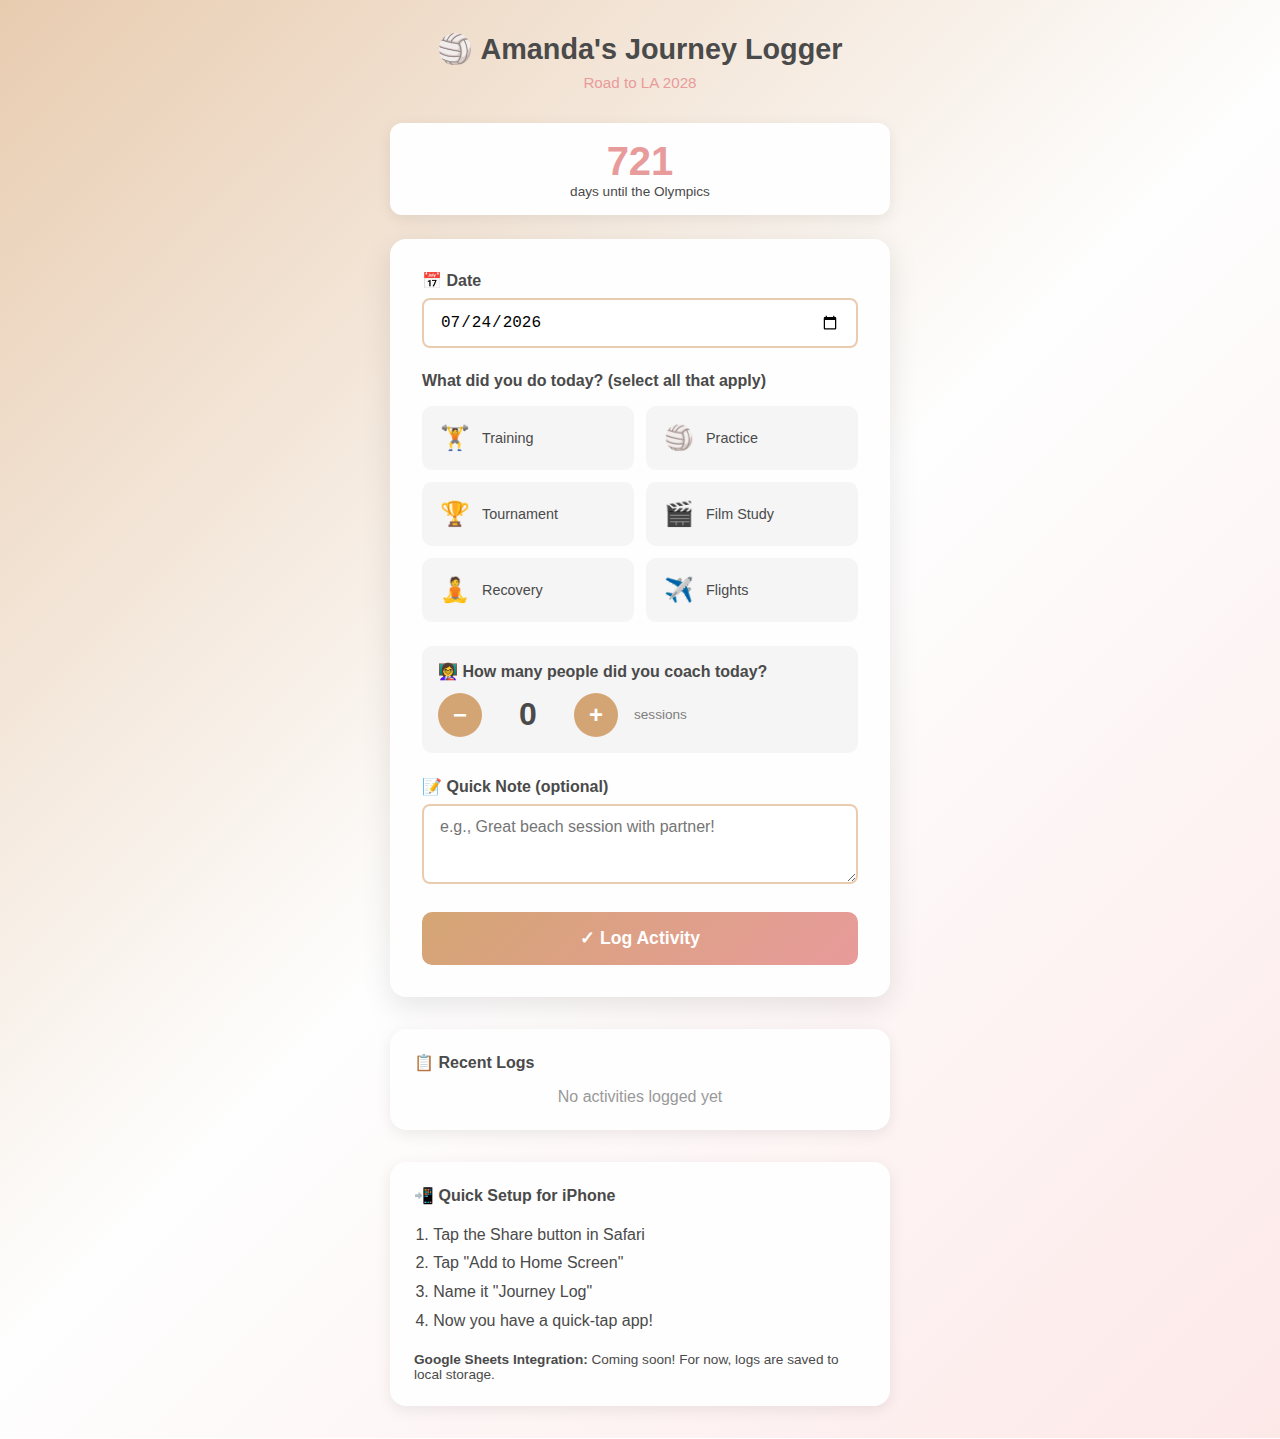
<file: admin.html>
<!DOCTYPE html>
<html lang="en">
<head>
    <meta charset="UTF-8">
    <meta name="viewport" content="width=device-width, initial-scale=1.0">
    <title>Amanda's Journey Logger</title>
    <meta name="robots" content="noindex, nofollow">
    <style>
        :root {
            --sand: #D4A574;
            --sand-light: #E8CCB0;
            --blush: #E89B9B;
            --white: #FEFEFE;
            --gray-dark: #4A4A4A;
            --gray-light: #F5F5F5;
        }
        
        * {
            margin: 0;
            padding: 0;
            box-sizing: border-box;
        }
        
        body {
            font-family: 'Inter', -apple-system, BlinkMacSystemFont, sans-serif;
            background: linear-gradient(135deg, var(--sand-light) 0%, var(--white) 50%, #FDE8E8 100%);
            min-height: 100vh;
            padding: 2rem;
        }
        
        .container {
            max-width: 500px;
            margin: 0 auto;
        }
        
        .header {
            text-align: center;
            margin-bottom: 2rem;
        }
        
        .header h1 {
            font-size: 1.8rem;
            color: var(--gray-dark);
            margin-bottom: 0.5rem;
        }
        
        .header p {
            color: var(--blush);
            font-size: 0.95rem;
        }
        
        .countdown {
            background: var(--white);
            border-radius: 12px;
            padding: 1rem;
            text-align: center;
            margin-bottom: 1.5rem;
            box-shadow: 0 4px 15px rgba(0,0,0,0.08);
        }
        
        .countdown-number {
            font-size: 2.5rem;
            font-weight: 700;
            color: var(--blush);
        }
        
        .countdown-label {
            display: block;
            font-size: 0.85rem;
            color: var(--gray-dark);
        }
        
        .form-card {
            background: var(--white);
            border-radius: 16px;
            padding: 2rem;
            box-shadow: 0 8px 30px rgba(0,0,0,0.1);
        }
        
        .date-picker {
            margin-bottom: 1.5rem;
        }
        
        .date-picker label {
            display: block;
            font-weight: 600;
            color: var(--gray-dark);
            margin-bottom: 0.5rem;
        }
        
        .date-picker input {
            width: 100%;
            padding: 0.8rem 1rem;
            border: 2px solid var(--sand-light);
            border-radius: 8px;
            font-size: 1rem;
            transition: border-color 0.2s;
        }
        
        .date-picker input:focus {
            outline: none;
            border-color: var(--blush);
        }
        
        .activities-section h3 {
            font-size: 1rem;
            color: var(--gray-dark);
            margin-bottom: 1rem;
        }
        
        .activity-grid {
            display: grid;
            grid-template-columns: 1fr 1fr;
            gap: 0.75rem;
        }
        
        .activity-item {
            display: flex;
            align-items: center;
            padding: 1rem;
            background: var(--gray-light);
            border-radius: 10px;
            cursor: pointer;
            transition: all 0.2s;
            border: 2px solid transparent;
        }
        
        .activity-item:hover {
            background: var(--sand-light);
        }
        
        .activity-item.selected {
            background: linear-gradient(135deg, var(--sand) 0%, var(--blush) 100%);
            border-color: var(--blush);
        }
        
        .activity-item.selected .activity-label {
            color: var(--white);
        }
        
        .activity-item input {
            display: none;
        }
        
        .activity-icon {
            font-size: 1.5rem;
            margin-right: 0.75rem;
        }
        
        .activity-label {
            font-weight: 500;
            color: var(--gray-dark);
            font-size: 0.9rem;
        }
        
        .notes-section {
            margin-top: 1.5rem;
        }
        
        .coaching-section {
            margin-top: 1.5rem;
            padding: 1rem;
            background: var(--gray-light);
            border-radius: 10px;
        }
        
        .coaching-section label {
            display: block;
            font-weight: 600;
            color: var(--gray-dark);
            margin-bottom: 0.75rem;
        }
        
        .coaching-counter {
            display: flex;
            align-items: center;
            gap: 1rem;
        }
        
        .counter-btn {
            width: 44px;
            height: 44px;
            border: none;
            border-radius: 50%;
            background: var(--sand);
            color: white;
            font-size: 1.5rem;
            font-weight: bold;
            cursor: pointer;
            transition: all 0.2s;
        }
        
        .counter-btn:hover {
            background: var(--blush);
            transform: scale(1.1);
        }
        
        .counter-btn:active {
            transform: scale(0.95);
        }
        
        .counter-value {
            font-size: 2rem;
            font-weight: 700;
            color: var(--gray-dark);
            min-width: 60px;
            text-align: center;
        }
        
        .counter-label {
            font-size: 0.85rem;
            color: var(--gray-dark);
            opacity: 0.7;
        }
        
        .notes-section label {
            display: block;
            font-weight: 600;
            color: var(--gray-dark);
            margin-bottom: 0.5rem;
        }
        
        .notes-section textarea {
            width: 100%;
            padding: 0.8rem 1rem;
            border: 2px solid var(--sand-light);
            border-radius: 8px;
            font-size: 1rem;
            min-height: 80px;
            resize: vertical;
            font-family: inherit;
        }
        
        .notes-section textarea:focus {
            outline: none;
            border-color: var(--blush);
        }
        
        .submit-btn {
            width: 100%;
            padding: 1rem;
            margin-top: 1.5rem;
            background: linear-gradient(135deg, var(--sand) 0%, var(--blush) 100%);
            color: var(--white);
            border: none;
            border-radius: 10px;
            font-size: 1.1rem;
            font-weight: 600;
            cursor: pointer;
            transition: transform 0.2s, box-shadow 0.2s;
        }
        
        .submit-btn:hover {
            transform: translateY(-2px);
            box-shadow: 0 6px 20px rgba(232, 155, 155, 0.4);
        }
        
        .submit-btn:active {
            transform: translateY(0);
        }
        
        .submit-btn:disabled {
            opacity: 0.6;
            cursor: not-allowed;
            transform: none;
        }
        
        .success-message {
            display: none;
            text-align: center;
            padding: 2rem;
            background: #D4EDDA;
            border-radius: 10px;
            margin-top: 1rem;
            color: #155724;
        }
        
        .success-message.show {
            display: block;
            animation: fadeIn 0.3s ease;
        }
        
        @keyframes fadeIn {
            from { opacity: 0; transform: translateY(-10px); }
            to { opacity: 1; transform: translateY(0); }
        }
        
        .recent-logs {
            margin-top: 2rem;
            background: var(--white);
            border-radius: 16px;
            padding: 1.5rem;
            box-shadow: 0 4px 15px rgba(0,0,0,0.08);
        }
        
        .recent-logs h3 {
            color: var(--gray-dark);
            margin-bottom: 1rem;
            font-size: 1rem;
        }
        
        .log-item {
            display: flex;
            justify-content: space-between;
            padding: 0.75rem 0;
            border-bottom: 1px solid var(--gray-light);
        }
        
        .log-item:last-child {
            border-bottom: none;
        }
        
        .log-date {
            font-weight: 600;
            color: var(--gray-dark);
        }
        
        .log-activities {
            font-size: 1.2rem;
        }
        
        .instructions {
            margin-top: 2rem;
            background: var(--white);
            border-radius: 16px;
            padding: 1.5rem;
            box-shadow: 0 4px 15px rgba(0,0,0,0.08);
        }
        
        .instructions h3 {
            color: var(--gray-dark);
            margin-bottom: 1rem;
            font-size: 1rem;
        }
        
        .instructions ol {
            padding-left: 1.2rem;
            color: var(--gray-dark);
            line-height: 1.8;
        }
        
        .instructions a {
            color: var(--blush);
        }
        
        /* Mobile responsive */
        @media (max-width: 500px) {
            body {
                padding: 1rem;
            }
            
            .activity-grid {
                grid-template-columns: 1fr;
            }
            
            .form-card {
                padding: 1.5rem;
            }
        }
    </style>
</head>
<body>
    <div class="container">
        <div class="header">
            <h1>🏐 Amanda's Journey Logger</h1>
            <p>Road to LA 2028</p>
        </div>
        
        <div class="countdown">
            <span class="countdown-number" id="daysLeft">---</span>
            <span class="countdown-label">days until the Olympics</span>
        </div>
        
        <div class="form-card">
            <div class="date-picker">
                <label for="activityDate">📅 Date</label>
                <input type="date" id="activityDate">
            </div>
            
            <div class="activities-section">
                <h3>What did you do today? (select all that apply)</h3>
                <div class="activity-grid">
                    <label class="activity-item" data-type="training">
                        <input type="checkbox" name="activity" value="training">
                        <span class="activity-icon">🏋️</span>
                        <span class="activity-label">Training</span>
                    </label>
                    <label class="activity-item" data-type="practice">
                        <input type="checkbox" name="activity" value="practice">
                        <span class="activity-icon">🏐</span>
                        <span class="activity-label">Practice</span>
                    </label>
                    <label class="activity-item" data-type="tournament">
                        <input type="checkbox" name="activity" value="tournament">
                        <span class="activity-icon">🏆</span>
                        <span class="activity-label">Tournament</span>
                    </label>
                    <label class="activity-item" data-type="filmStudy">
                        <input type="checkbox" name="activity" value="filmStudy">
                        <span class="activity-icon">🎬</span>
                        <span class="activity-label">Film Study</span>
                    </label>
                    <label class="activity-item" data-type="recovery">
                        <input type="checkbox" name="activity" value="recovery">
                        <span class="activity-icon">🧘</span>
                        <span class="activity-label">Recovery</span>
                    </label>
                    <label class="activity-item" data-type="flights">
                        <input type="checkbox" name="activity" value="flights">
                        <span class="activity-icon">✈️</span>
                        <span class="activity-label">Flights</span>
                    </label>
                </div>
            </div>
            
            <div class="coaching-section">
                <label>👩‍🏫 How many people did you coach today?</label>
                <div class="coaching-counter">
                    <button type="button" class="counter-btn" id="coachingMinus">−</button>
                    <span class="counter-value" id="coachingCount">0</span>
                    <button type="button" class="counter-btn" id="coachingPlus">+</button>
                    <span class="counter-label">sessions</span>
                </div>
            </div>
            
            <div class="notes-section">
                <label for="notes">📝 Quick Note (optional)</label>
                <textarea id="notes" placeholder="e.g., Great beach session with partner!"></textarea>
            </div>
            
            <button class="submit-btn" id="submitBtn">
                ✓ Log Activity
            </button>
            
            <div class="success-message" id="successMessage">
                ✅ Activity logged! Keep crushing it! 💪
            </div>
        </div>
        
        <div class="recent-logs">
            <h3>📋 Recent Logs</h3>
            <div id="recentLogs">
                <!-- Will be populated by JS -->
            </div>
        </div>
        
        <div class="instructions">
            <h3>📲 Quick Setup for iPhone</h3>
            <ol>
                <li>Tap the Share button in Safari</li>
                <li>Tap "Add to Home Screen"</li>
                <li>Name it "Journey Log"</li>
                <li>Now you have a quick-tap app!</li>
            </ol>
            <p style="margin-top: 1rem; font-size: 0.85rem; color: var(--gray-dark);">
                <strong>Google Sheets Integration:</strong> Coming soon! For now, logs are saved to local storage.
            </p>
        </div>
    </div>
    
    <script>
        // Calculate days to Olympics
        const olympicDate = new Date('2028-07-14');
        const today = new Date();
        const daysLeft = Math.ceil((olympicDate - today) / (1000 * 60 * 60 * 24));
        document.getElementById('daysLeft').textContent = daysLeft;
        
        // Set default date to today
        const dateInput = document.getElementById('activityDate');
        dateInput.valueAsDate = new Date();
        
        // Activity selection
        const activityItems = document.querySelectorAll('.activity-item');
        activityItems.forEach(item => {
            item.addEventListener('click', (e) => {
                if (e.target.tagName !== 'INPUT') {
                    const checkbox = item.querySelector('input');
                    checkbox.checked = !checkbox.checked;
                }
                item.classList.toggle('selected', item.querySelector('input').checked);
            });
        });
        
        // Coaching counter
        let coachingCount = 0;
        const coachingCountEl = document.getElementById('coachingCount');
        
        document.getElementById('coachingMinus').addEventListener('click', () => {
            if (coachingCount > 0) {
                coachingCount--;
                coachingCountEl.textContent = coachingCount;
            }
        });
        
        document.getElementById('coachingPlus').addEventListener('click', () => {
            coachingCount++;
            coachingCountEl.textContent = coachingCount;
        });
        
        // Load existing data from localStorage
        function loadData() {
            const stored = localStorage.getItem('journeyTrackerData');
            if (stored) {
                return JSON.parse(stored);
            }
            // Default structure
            return {
                meta: {
                    startDate: "2026-01-01",
                    endDate: "2028-07-14",
                    lastUpdated: new Date().toISOString().split('T')[0]
                },
                totals: {
                    training: 0,
                    practice: 0,
                    tournament: 0,
                    filmStudy: 0,
                    flights: 0,
                    recovery: 0,
                    coaching: 0
                },
                activities: []
            };
        }
        
        // Save data
        function saveData(data) {
            localStorage.setItem('journeyTrackerData', JSON.stringify(data));
        }
        
        // Display recent logs
        function displayRecentLogs() {
            const data = loadData();
            const recentContainer = document.getElementById('recentLogs');
            
            if (data.activities.length === 0) {
                recentContainer.innerHTML = '<p style="color: #999; text-align: center;">No activities logged yet</p>';
                return;
            }
            
            // Get last 5 entries, most recent first
            const recent = data.activities.slice(-5).reverse();
            
            const icons = {
                training: '🏋️',
                practice: '🏐',
                tournament: '🏆',
                filmStudy: '🎬',
                recovery: '🧘',
                flights: '✈️'
            };
            
            recentContainer.innerHTML = recent.map(entry => {
                const dateObj = new Date(entry.date + 'T00:00:00');
                const dateStr = dateObj.toLocaleDateString('en-US', { month: 'short', day: 'numeric' });
                let activityIcons = entry.types.map(t => icons[t] || '').join(' ');
                // Add coaching with count if present
                if (entry.coachingCount) {
                    activityIcons += ` 👩‍🏫×${entry.coachingCount}`;
                }
                return `
                    <div class="log-item">
                        <span class="log-date">${dateStr}</span>
                        <span class="log-activities">${activityIcons}</span>
                    </div>
                `;
            }).join('');
        }
        
        // Initial display
        displayRecentLogs();
        
        // Form submission
        document.getElementById('submitBtn').addEventListener('click', async () => {
            const date = dateInput.value;
            const selectedCheckboxes = document.querySelectorAll('input[name="activity"]:checked');
            const selectedTypes = Array.from(selectedCheckboxes).map(cb => cb.value);
            const notes = document.getElementById('notes').value;
            
            if (!date) {
                alert('Please select a date');
                return;
            }
            
            if (selectedTypes.length === 0 && coachingCount === 0) {
                alert('Please select at least one activity or log coaching sessions');
                return;
            }
            
            // Load, update, save
            const data = loadData();
            
            // Check if entry exists for this date
            const existingIndex = data.activities.findIndex(a => a.date === date);
            
            // Create entry object
            const entry = { date, types: selectedTypes, notes };
            if (coachingCount > 0) {
                entry.coachingCount = coachingCount;
            }
            
            if (existingIndex >= 0) {
                // Update existing entry
                data.activities[existingIndex] = entry;
            } else {
                // Add new entry
                data.activities.push(entry);
                // Sort by date
                data.activities.sort((a, b) => a.date.localeCompare(b.date));
            }
            
            data.meta.lastUpdated = new Date().toISOString().split('T')[0];
            
            // Recalculate totals from scratch for accuracy
            data.totals = {
                training: 0,
                practice: 0,
                tournament: 0,
                filmStudy: 0,
                flights: 0,
                recovery: 0,
                coaching: 0
            };
            data.activities.forEach(a => {
                // Count regular activities
                a.types.forEach(t => {
                    if (!data.totals[t]) data.totals[t] = 0;
                    data.totals[t]++;
                });
                // Add coaching sessions (can be multiple per day)
                if (a.coachingCount) {
                    data.totals.coaching += a.coachingCount;
                }
            });
            
            saveData(data);
            
            // Show success
            const btn = document.getElementById('submitBtn');
            const successMsg = document.getElementById('successMessage');
            btn.disabled = true;
            btn.textContent = '✓ Logged!';
            successMsg.classList.add('show');
            
            // Reset form after delay
            setTimeout(() => {
                btn.disabled = false;
                btn.textContent = '✓ Log Activity';
                successMsg.classList.remove('show');
                
                // Reset checkboxes
                selectedCheckboxes.forEach(cb => {
                    cb.checked = false;
                    cb.closest('.activity-item').classList.remove('selected');
                });
                document.getElementById('notes').value = '';
                
                // Reset coaching counter
                coachingCount = 0;
                coachingCountEl.textContent = '0';
                
                // Refresh recent logs
                displayRecentLogs();
            }, 2000);
        });
    </script>
</body>
</html>
</file>
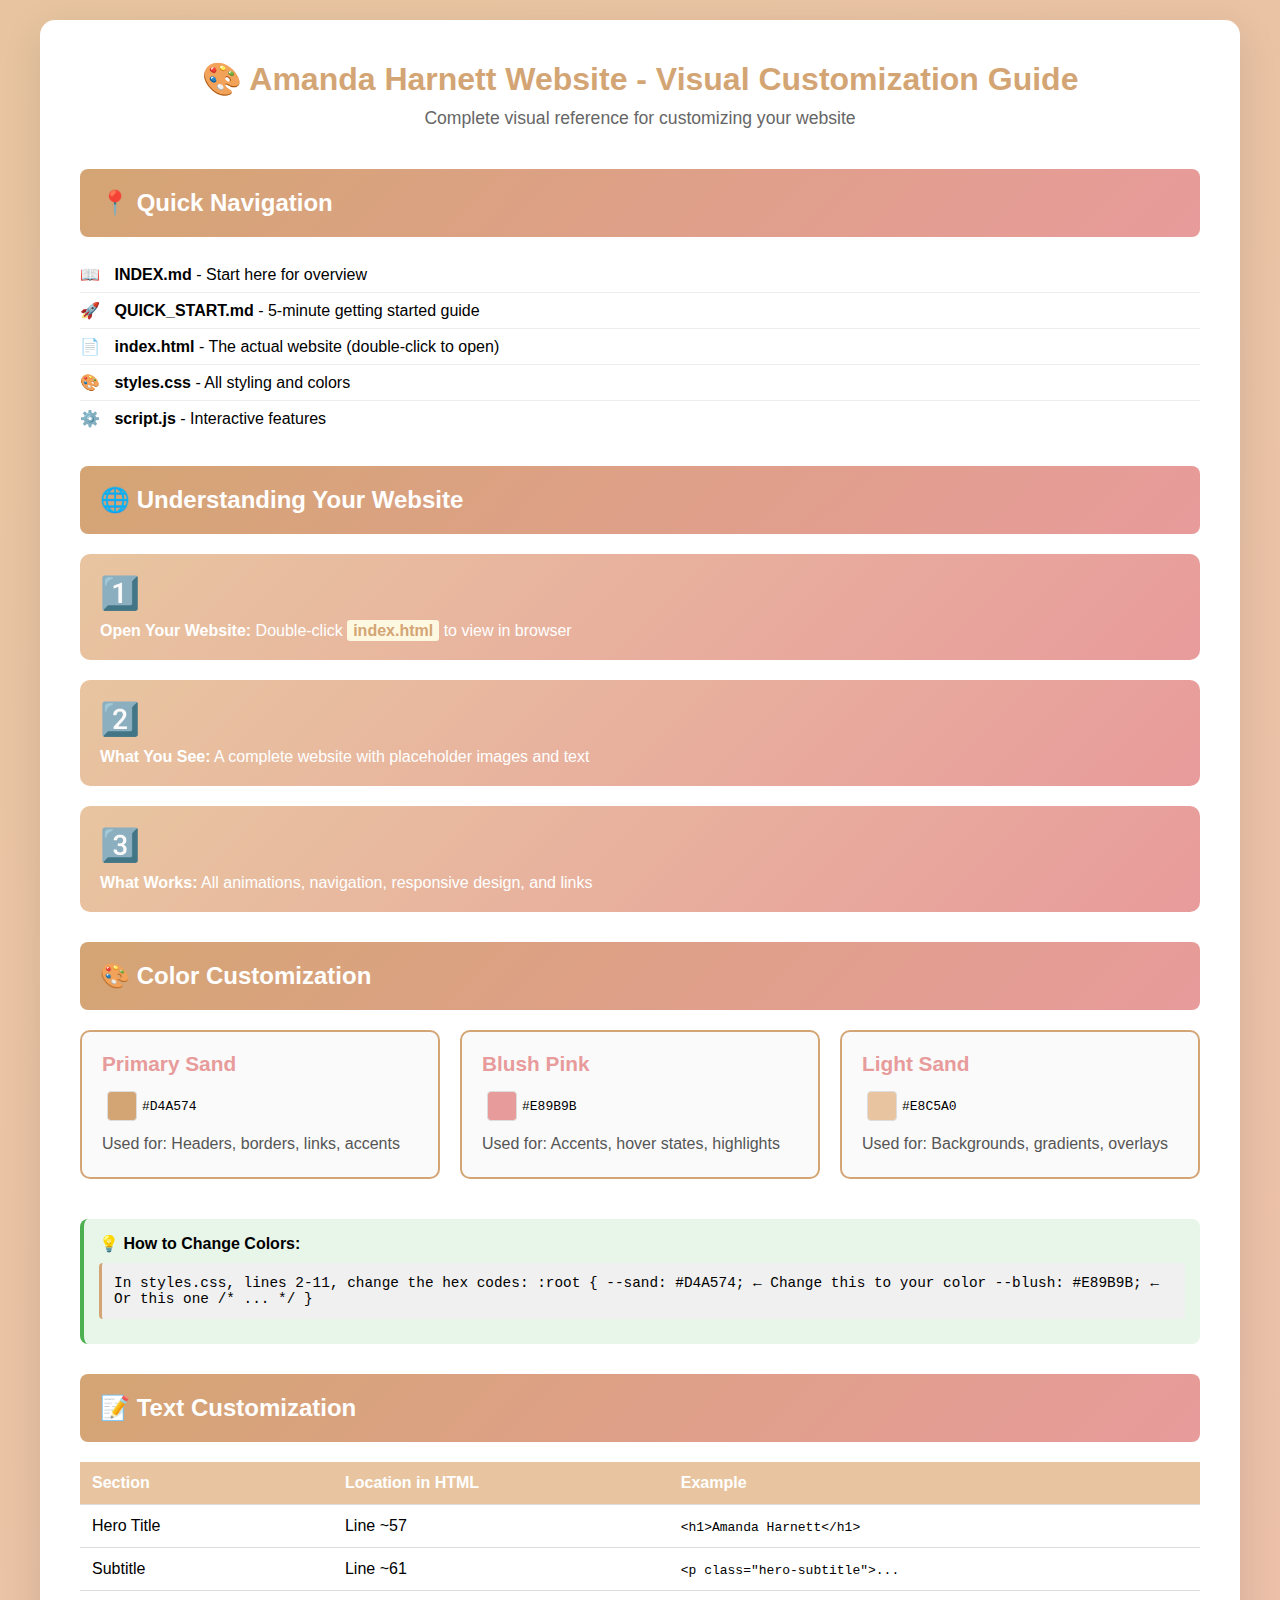
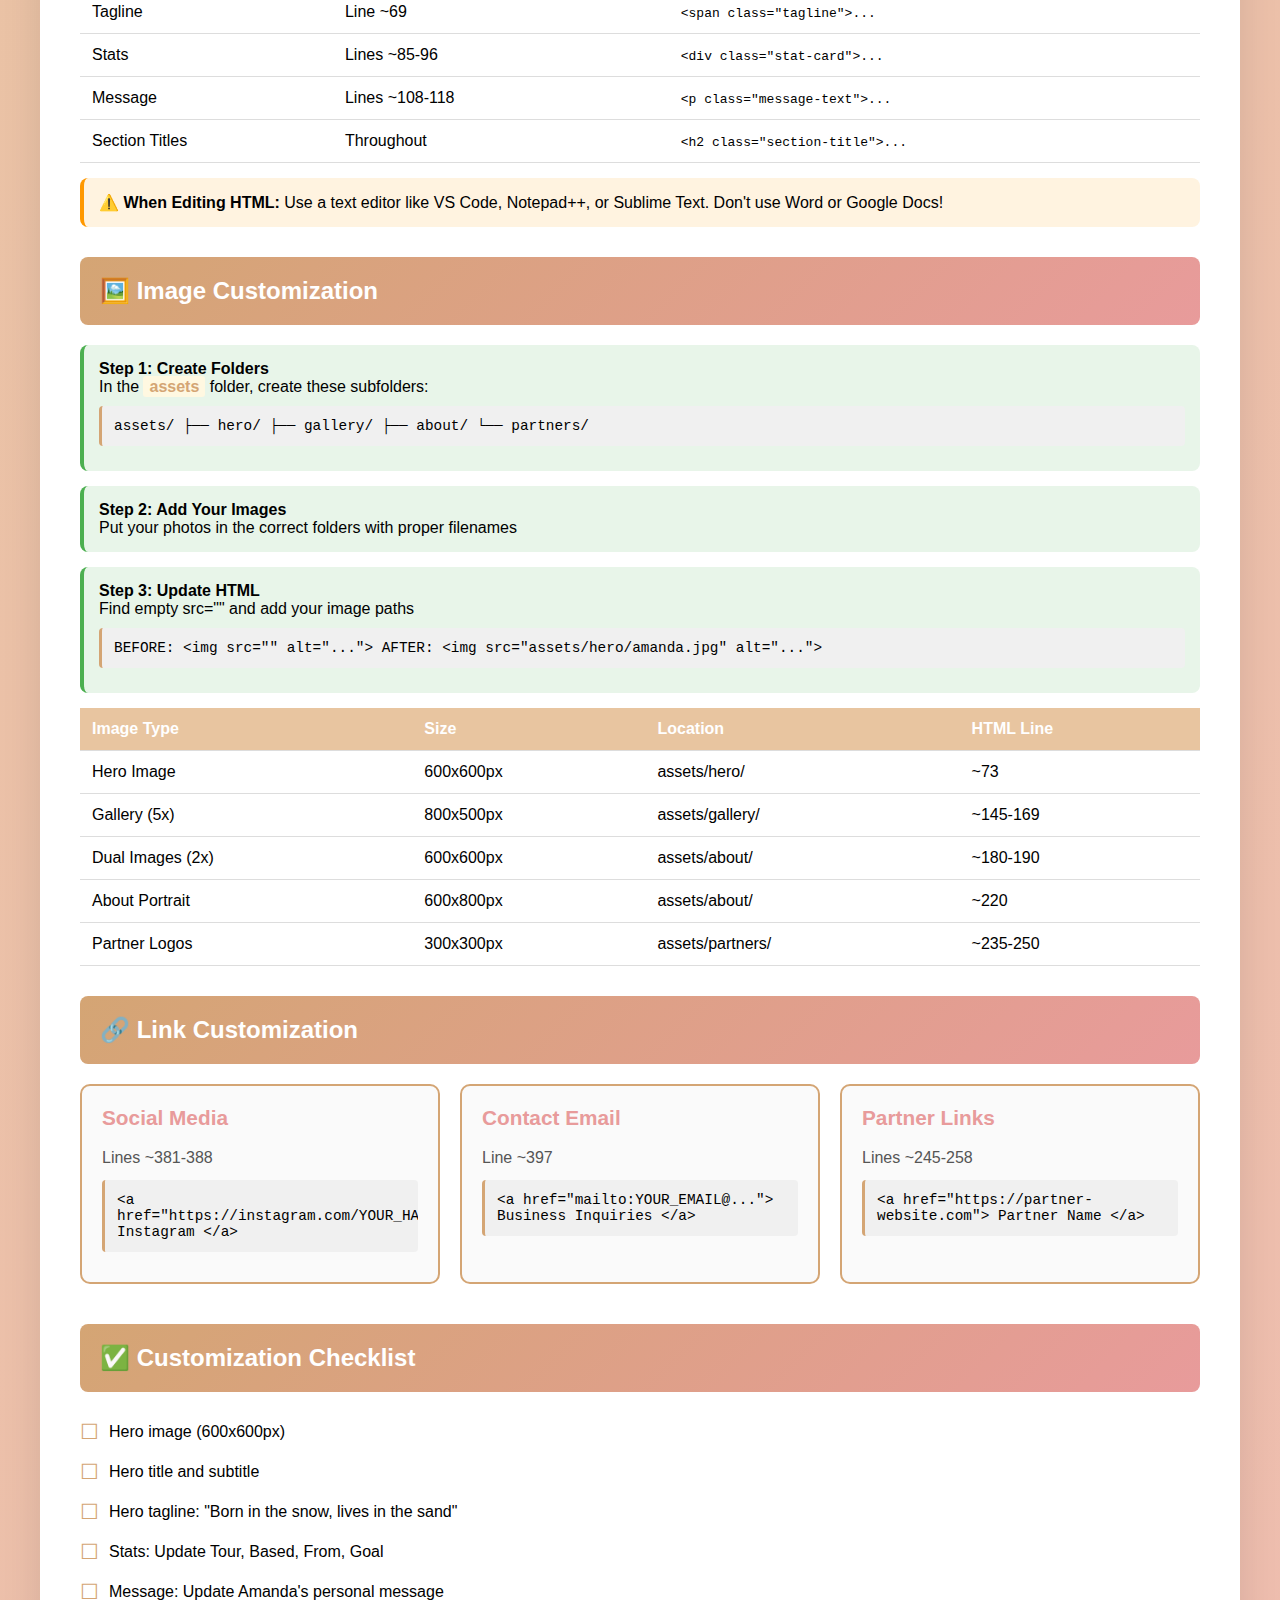
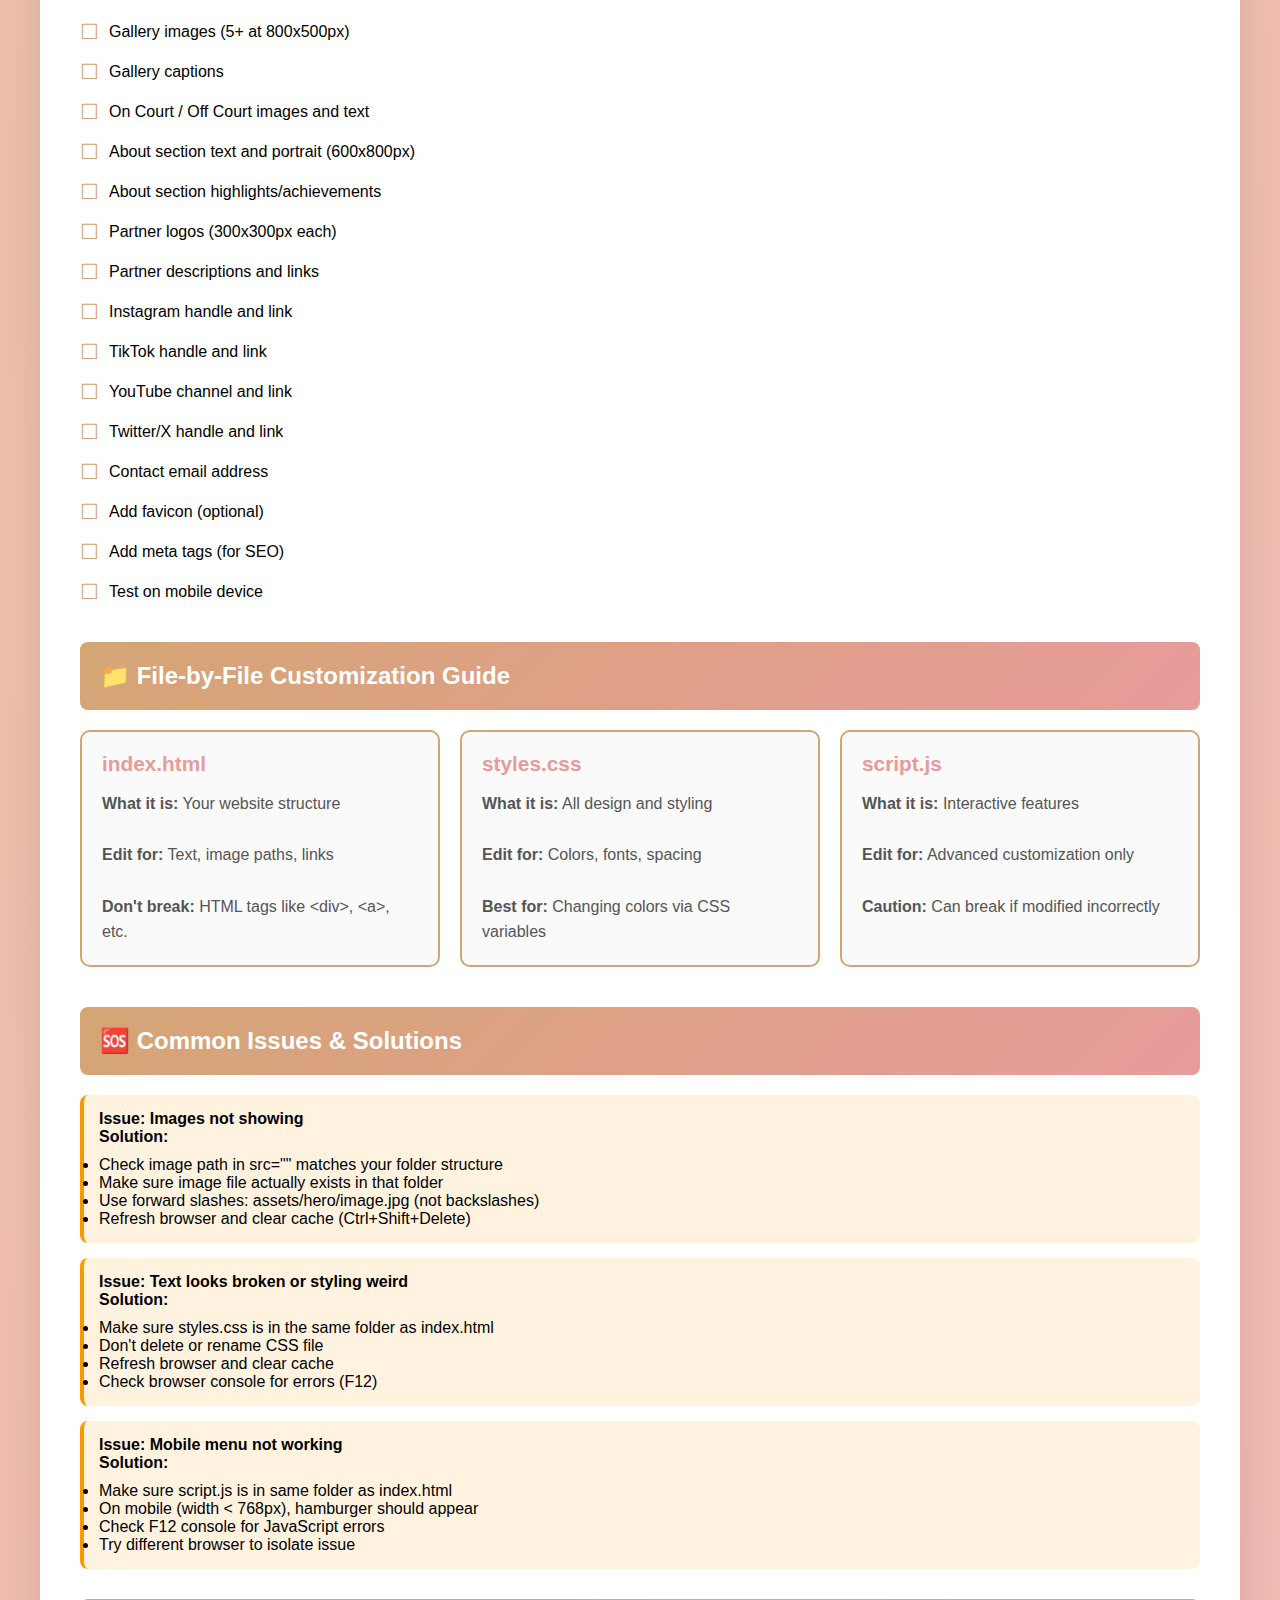
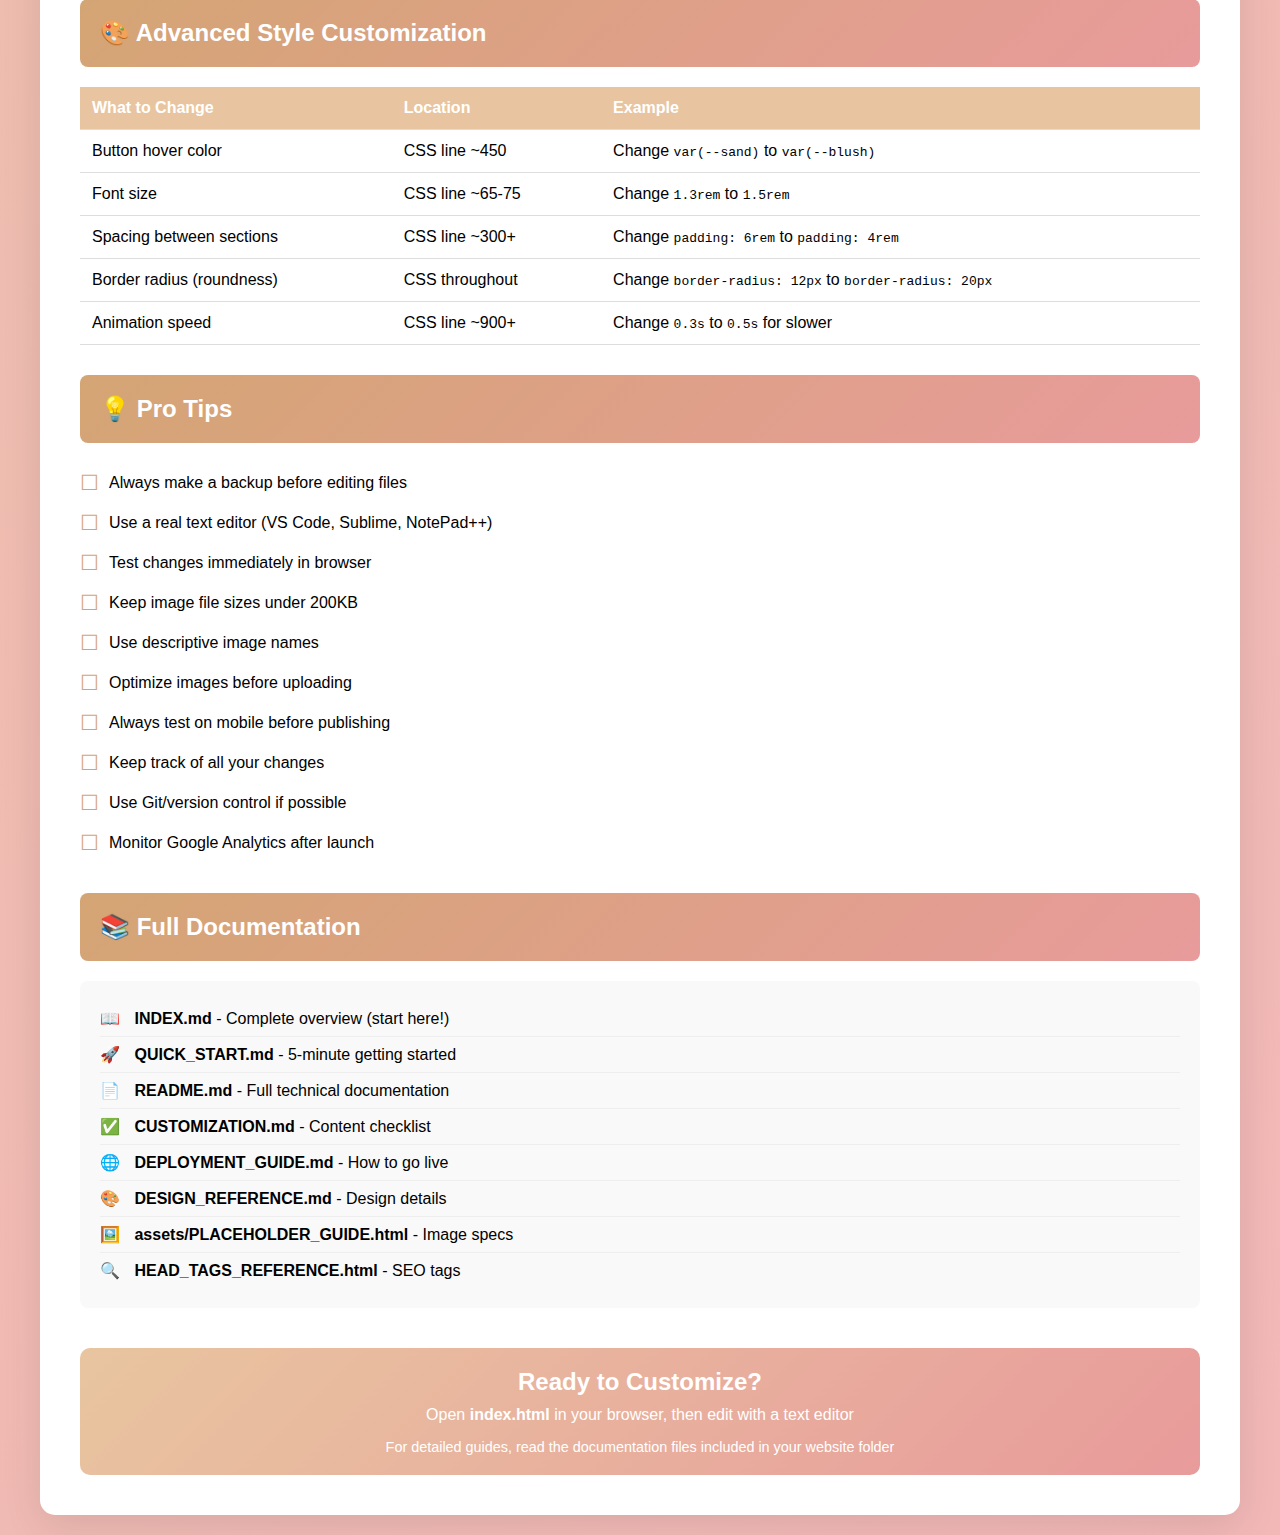
<file: VISUAL_CUSTOMIZATION_GUIDE.html>
<!DOCTYPE html>
<html lang="en">
<head>
    <meta charset="UTF-8">
    <meta name="viewport" content="width=device-width, initial-scale=1.0">
    <title>Amanda's Website - Visual Customization Guide</title>
    <style>
        * {
            margin: 0;
            padding: 0;
            box-sizing: border-box;
        }
        body {
            font-family: 'Segoe UI', Tahoma, Geneva, Verdana, sans-serif;
            background: linear-gradient(135deg, #E8C5A0 0%, #F2B8B8 100%);
            padding: 20px;
            min-height: 100vh;
        }
        .container {
            max-width: 1200px;
            margin: 0 auto;
            background: white;
            border-radius: 15px;
            padding: 40px;
            box-shadow: 0 10px 40px rgba(0,0,0,0.1);
        }
        h1 {
            color: #D4A574;
            margin-bottom: 10px;
            text-align: center;
        }
        .subtitle {
            text-align: center;
            color: #666;
            margin-bottom: 40px;
            font-size: 1.1rem;
        }
        .grid {
            display: grid;
            grid-template-columns: repeat(auto-fit, minmax(280px, 1fr));
            gap: 20px;
            margin-bottom: 40px;
        }
        .card {
            border: 2px solid #D4A574;
            border-radius: 10px;
            padding: 20px;
            background: #fafafa;
        }
        .card-title {
            color: #E89B9B;
            font-size: 1.3rem;
            margin-bottom: 15px;
            font-weight: bold;
        }
        .card-content {
            color: #555;
            line-height: 1.6;
        }
        .highlight {
            background: #FFF8E1;
            padding: 2px 6px;
            border-radius: 3px;
            font-weight: bold;
            color: #D4A574;
        }
        .code-block {
            background: #f0f0f0;
            border-left: 3px solid #D4A574;
            padding: 12px;
            margin: 10px 0;
            border-radius: 4px;
            font-family: 'Courier New', monospace;
            font-size: 0.9rem;
            overflow-x: auto;
        }
        .step {
            background: linear-gradient(135deg, #E8C5A0 0%, #E89B9B 100%);
            padding: 20px;
            border-radius: 10px;
            margin-bottom: 20px;
            color: white;
        }
        .step-number {
            font-size: 2rem;
            font-weight: bold;
            margin-bottom: 10px;
        }
        .section-header {
            background: linear-gradient(135deg, #D4A574 0%, #E89B9B 100%);
            color: white;
            padding: 20px;
            border-radius: 8px;
            margin: 30px 0 20px 0;
            font-size: 1.5rem;
            font-weight: bold;
        }
        .file-list {
            list-style: none;
            margin-left: 0;
        }
        .file-list li {
            padding: 8px 0;
            border-bottom: 1px solid #eee;
        }
        .file-list li:last-child {
            border-bottom: none;
        }
        .file-icon {
            color: #D4A574;
            font-weight: bold;
            margin-right: 10px;
        }
        table {
            width: 100%;
            border-collapse: collapse;
            margin: 15px 0;
        }
        th, td {
            padding: 12px;
            text-align: left;
            border-bottom: 1px solid #ddd;
        }
        th {
            background: #E8C5A0;
            color: white;
            font-weight: bold;
        }
        tr:hover {
            background: #f9f9f9;
        }
        .checklist {
            list-style: none;
        }
        .checklist li {
            padding: 8px 0;
            display: flex;
            align-items: center;
        }
        .checklist li:before {
            content: "☐";
            color: #D4A574;
            font-size: 1.3rem;
            margin-right: 10px;
        }
        .color-swatch {
            display: inline-block;
            width: 30px;
            height: 30px;
            border-radius: 4px;
            vertical-align: middle;
            margin: 0 5px;
            border: 1px solid #ddd;
        }
        .sidebar {
            background: #f5f5f5;
            padding: 20px;
            border-radius: 8px;
            border-left: 4px solid #D4A574;
            margin: 20px 0;
        }
        .quick-tip {
            background: #E8F5E9;
            padding: 15px;
            border-radius: 8px;
            border-left: 4px solid #4CAF50;
            margin: 15px 0;
        }
        .warning {
            background: #FFF3E0;
            padding: 15px;
            border-radius: 8px;
            border-left: 4px solid #FF9800;
            margin: 15px 0;
        }
    </style>
</head>
<body>
    <div class="container">
        <h1>🎨 Amanda Harnett Website - Visual Customization Guide</h1>
        <p class="subtitle">Complete visual reference for customizing your website</p>

        <!-- Quick Links -->
        <div class="section-header">📍 Quick Navigation</div>
        <ul class="file-list">
            <li><span class="file-icon">📖</span> <strong>INDEX.md</strong> - Start here for overview</li>
            <li><span class="file-icon">🚀</span> <strong>QUICK_START.md</strong> - 5-minute getting started guide</li>
            <li><span class="file-icon">📄</span> <strong>index.html</strong> - The actual website (double-click to open)</li>
            <li><span class="file-icon">🎨</span> <strong>styles.css</strong> - All styling and colors</li>
            <li><span class="file-icon">⚙️</span> <strong>script.js</strong> - Interactive features</li>
        </ul>

        <!-- Section: Understanding Your Website -->
        <div class="section-header">🌐 Understanding Your Website</div>
        
        <div class="step">
            <div class="step-number">1️⃣</div>
            <strong>Open Your Website:</strong> Double-click <span class="highlight">index.html</span> to view in browser
        </div>

        <div class="step">
            <div class="step-number">2️⃣</div>
            <strong>What You See:</strong> A complete website with placeholder images and text
        </div>

        <div class="step">
            <div class="step-number">3️⃣</div>
            <strong>What Works:</strong> All animations, navigation, responsive design, and links
        </div>

        <!-- Color Section -->
        <div class="section-header">🎨 Color Customization</div>
        
        <div class="grid">
            <div class="card">
                <div class="card-title">Primary Sand</div>
                <div style="display: flex; align-items: center; margin: 10px 0;">
                    <div class="color-swatch" style="background: #D4A574;"></div>
                    <code>#D4A574</code>
                </div>
                <p class="card-content">Used for: Headers, borders, links, accents</p>
            </div>

            <div class="card">
                <div class="card-title">Blush Pink</div>
                <div style="display: flex; align-items: center; margin: 10px 0;">
                    <div class="color-swatch" style="background: #E89B9B;"></div>
                    <code>#E89B9B</code>
                </div>
                <p class="card-content">Used for: Accents, hover states, highlights</p>
            </div>

            <div class="card">
                <div class="card-title">Light Sand</div>
                <div style="display: flex; align-items: center; margin: 10px 0;">
                    <div class="color-swatch" style="background: #E8C5A0;"></div>
                    <code>#E8C5A0</code>
                </div>
                <p class="card-content">Used for: Backgrounds, gradients, overlays</p>
            </div>
        </div>

        <div class="quick-tip">
            <strong>💡 How to Change Colors:</strong>
            <div class="code-block">In styles.css, lines 2-11, change the hex codes:
:root {
    --sand: #D4A574;        ← Change this to your color
    --blush: #E89B9B;       ← Or this one
    /* ... */
}</div>
        </div>

        <!-- Text Customization -->
        <div class="section-header">📝 Text Customization</div>

        <table>
            <tr>
                <th>Section</th>
                <th>Location in HTML</th>
                <th>Example</th>
            </tr>
            <tr>
                <td>Hero Title</td>
                <td>Line ~57</td>
                <td><code>&lt;h1&gt;Amanda Harnett&lt;/h1&gt;</code></td>
            </tr>
            <tr>
                <td>Subtitle</td>
                <td>Line ~61</td>
                <td><code>&lt;p class="hero-subtitle"&gt;...</code></td>
            </tr>
            <tr>
                <td>Tagline</td>
                <td>Line ~69</td>
                <td><code>&lt;span class="tagline"&gt;...</code></td>
            </tr>
            <tr>
                <td>Stats</td>
                <td>Lines ~85-96</td>
                <td><code>&lt;div class="stat-card"&gt;...</code></td>
            </tr>
            <tr>
                <td>Message</td>
                <td>Lines ~108-118</td>
                <td><code>&lt;p class="message-text"&gt;...</code></td>
            </tr>
            <tr>
                <td>Section Titles</td>
                <td>Throughout</td>
                <td><code>&lt;h2 class="section-title"&gt;...</code></td>
            </tr>
        </table>

        <div class="warning">
            <strong>⚠️ When Editing HTML:</strong>
            Use a text editor like VS Code, Notepad++, or Sublime Text. Don't use Word or Google Docs!
        </div>

        <!-- Image Customization -->
        <div class="section-header">🖼️ Image Customization</div>

        <div class="quick-tip">
            <strong>Step 1: Create Folders</strong>
            <p>In the <span class="highlight">assets</span> folder, create these subfolders:</p>
            <div class="code-block">assets/
├── hero/
├── gallery/
├── about/
└── partners/</div>
        </div>

        <div class="quick-tip">
            <strong>Step 2: Add Your Images</strong>
            <p>Put your photos in the correct folders with proper filenames</p>
        </div>

        <div class="quick-tip">
            <strong>Step 3: Update HTML</strong>
            <p>Find empty src="" and add your image paths</p>
            <div class="code-block">BEFORE: &lt;img src="" alt="..."&gt;
AFTER:  &lt;img src="assets/hero/amanda.jpg" alt="..."&gt;</div>
        </div>

        <table>
            <tr>
                <th>Image Type</th>
                <th>Size</th>
                <th>Location</th>
                <th>HTML Line</th>
            </tr>
            <tr>
                <td>Hero Image</td>
                <td>600x600px</td>
                <td>assets/hero/</td>
                <td>~73</td>
            </tr>
            <tr>
                <td>Gallery (5x)</td>
                <td>800x500px</td>
                <td>assets/gallery/</td>
                <td>~145-169</td>
            </tr>
            <tr>
                <td>Dual Images (2x)</td>
                <td>600x600px</td>
                <td>assets/about/</td>
                <td>~180-190</td>
            </tr>
            <tr>
                <td>About Portrait</td>
                <td>600x800px</td>
                <td>assets/about/</td>
                <td>~220</td>
            </tr>
            <tr>
                <td>Partner Logos</td>
                <td>300x300px</td>
                <td>assets/partners/</td>
                <td>~235-250</td>
            </tr>
        </table>

        <!-- Link Customization -->
        <div class="section-header">🔗 Link Customization</div>

        <div class="grid">
            <div class="card">
                <div class="card-title">Social Media</div>
                <p class="card-content">Lines ~381-388</p>
                <div class="code-block">
&lt;a href="https://instagram.com/YOUR_HANDLE"&gt;
    Instagram
&lt;/a&gt;
                </div>
            </div>

            <div class="card">
                <div class="card-title">Contact Email</div>
                <p class="card-content">Line ~397</p>
                <div class="code-block">
&lt;a href="mailto:YOUR_EMAIL@..."&gt;
    Business Inquiries
&lt;/a&gt;
                </div>
            </div>

            <div class="card">
                <div class="card-title">Partner Links</div>
                <p class="card-content">Lines ~245-258</p>
                <div class="code-block">
&lt;a href="https://partner-website.com"&gt;
    Partner Name
&lt;/a&gt;
                </div>
            </div>
        </div>

        <!-- Customization Checklist -->
        <div class="section-header">✅ Customization Checklist</div>

        <ul class="checklist">
            <li>Hero image (600x600px)</li>
            <li>Hero title and subtitle</li>
            <li>Hero tagline: "Born in the snow, lives in the sand"</li>
            <li>Stats: Update Tour, Based, From, Goal</li>
            <li>Message: Update Amanda's personal message</li>
            <li>Gallery images (5+ at 800x500px)</li>
            <li>Gallery captions</li>
            <li>On Court / Off Court images and text</li>
            <li>About section text and portrait (600x800px)</li>
            <li>About section highlights/achievements</li>
            <li>Partner logos (300x300px each)</li>
            <li>Partner descriptions and links</li>
            <li>Instagram handle and link</li>
            <li>TikTok handle and link</li>
            <li>YouTube channel and link</li>
            <li>Twitter/X handle and link</li>
            <li>Contact email address</li>
            <li>Add favicon (optional)</li>
            <li>Add meta tags (for SEO)</li>
            <li>Test on mobile device</li>
        </ul>

        <!-- File-by-File Guide -->
        <div class="section-header">📁 File-by-File Customization Guide</div>

        <div class="grid">
            <div class="card">
                <div class="card-title">index.html</div>
                <p class="card-content">
                    <strong>What it is:</strong> Your website structure<br><br>
                    <strong>Edit for:</strong> Text, image paths, links<br><br>
                    <strong>Don't break:</strong> HTML tags like &lt;div&gt;, &lt;a&gt;, etc.
                </p>
            </div>

            <div class="card">
                <div class="card-title">styles.css</div>
                <p class="card-content">
                    <strong>What it is:</strong> All design and styling<br><br>
                    <strong>Edit for:</strong> Colors, fonts, spacing<br><br>
                    <strong>Best for:</strong> Changing colors via CSS variables
                </p>
            </div>

            <div class="card">
                <div class="card-title">script.js</div>
                <p class="card-content">
                    <strong>What it is:</strong> Interactive features<br><br>
                    <strong>Edit for:</strong> Advanced customization only<br><br>
                    <strong>Caution:</strong> Can break if modified incorrectly
                </p>
            </div>
        </div>

        <!-- Common Issues -->
        <div class="section-header">🆘 Common Issues & Solutions</div>

        <div class="warning">
            <strong>Issue: Images not showing</strong>
            <p><strong>Solution:</strong></p>
            <ul style="margin-top: 10px;">
                <li>Check image path in src="" matches your folder structure</li>
                <li>Make sure image file actually exists in that folder</li>
                <li>Use forward slashes: assets/hero/image.jpg (not backslashes)</li>
                <li>Refresh browser and clear cache (Ctrl+Shift+Delete)</li>
            </ul>
        </div>

        <div class="warning">
            <strong>Issue: Text looks broken or styling weird</strong>
            <p><strong>Solution:</strong></p>
            <ul style="margin-top: 10px;">
                <li>Make sure styles.css is in the same folder as index.html</li>
                <li>Don't delete or rename CSS file</li>
                <li>Refresh browser and clear cache</li>
                <li>Check browser console for errors (F12)</li>
            </ul>
        </div>

        <div class="warning">
            <strong>Issue: Mobile menu not working</strong>
            <p><strong>Solution:</strong></p>
            <ul style="margin-top: 10px;">
                <li>Make sure script.js is in same folder as index.html</li>
                <li>On mobile (width &lt; 768px), hamburger should appear</li>
                <li>Check F12 console for JavaScript errors</li>
                <li>Try different browser to isolate issue</li>
            </ul>
        </div>

        <!-- Style Customization Examples -->
        <div class="section-header">🎨 Advanced Style Customization</div>

        <table>
            <tr>
                <th>What to Change</th>
                <th>Location</th>
                <th>Example</th>
            </tr>
            <tr>
                <td>Button hover color</td>
                <td>CSS line ~450</td>
                <td>Change <code>var(--sand)</code> to <code>var(--blush)</code></td>
            </tr>
            <tr>
                <td>Font size</td>
                <td>CSS line ~65-75</td>
                <td>Change <code>1.3rem</code> to <code>1.5rem</code></td>
            </tr>
            <tr>
                <td>Spacing between sections</td>
                <td>CSS line ~300+</td>
                <td>Change <code>padding: 6rem</code> to <code>padding: 4rem</code></td>
            </tr>
            <tr>
                <td>Border radius (roundness)</td>
                <td>CSS throughout</td>
                <td>Change <code>border-radius: 12px</code> to <code>border-radius: 20px</code></td>
            </tr>
            <tr>
                <td>Animation speed</td>
                <td>CSS line ~900+</td>
                <td>Change <code>0.3s</code> to <code>0.5s</code> for slower</td>
            </tr>
        </table>

        <!-- Final Tips -->
        <div class="section-header">💡 Pro Tips</div>

        <ul class="checklist">
            <li>Always make a backup before editing files</li>
            <li>Use a real text editor (VS Code, Sublime, NotePad++)</li>
            <li>Test changes immediately in browser</li>
            <li>Keep image file sizes under 200KB</li>
            <li>Use descriptive image names</li>
            <li>Optimize images before uploading</li>
            <li>Always test on mobile before publishing</li>
            <li>Keep track of all your changes</li>
            <li>Use Git/version control if possible</li>
            <li>Monitor Google Analytics after launch</li>
        </ul>

        <!-- Documentation Links -->
        <div class="section-header">📚 Full Documentation</div>

        <ul class="file-list" style="background: #f9f9f9; padding: 20px; border-radius: 8px;">
            <li><span class="file-icon">📖</span> <strong>INDEX.md</strong> - Complete overview (start here!)</li>
            <li><span class="file-icon">🚀</span> <strong>QUICK_START.md</strong> - 5-minute getting started</li>
            <li><span class="file-icon">📄</span> <strong>README.md</strong> - Full technical documentation</li>
            <li><span class="file-icon">✅</span> <strong>CUSTOMIZATION.md</strong> - Content checklist</li>
            <li><span class="file-icon">🌐</span> <strong>DEPLOYMENT_GUIDE.md</strong> - How to go live</li>
            <li><span class="file-icon">🎨</span> <strong>DESIGN_REFERENCE.md</strong> - Design details</li>
            <li><span class="file-icon">🖼️</span> <strong>assets/PLACEHOLDER_GUIDE.html</strong> - Image specs</li>
            <li><span class="file-icon">🔍</span> <strong>HEAD_TAGS_REFERENCE.html</strong> - SEO tags</li>
        </ul>

        <div style="text-align: center; margin-top: 40px; padding: 20px; background: linear-gradient(135deg, #E8C5A0 0%, #E89B9B 100%); color: white; border-radius: 10px;">
            <h2 style="margin-bottom: 10px;">Ready to Customize?</h2>
            <p>Open <strong>index.html</strong> in your browser, then edit with a text editor</p>
            <p style="margin-top: 15px; font-size: 0.9rem;">For detailed guides, read the documentation files included in your website folder</p>
        </div>
    </div>
</body>
</html>
</file>
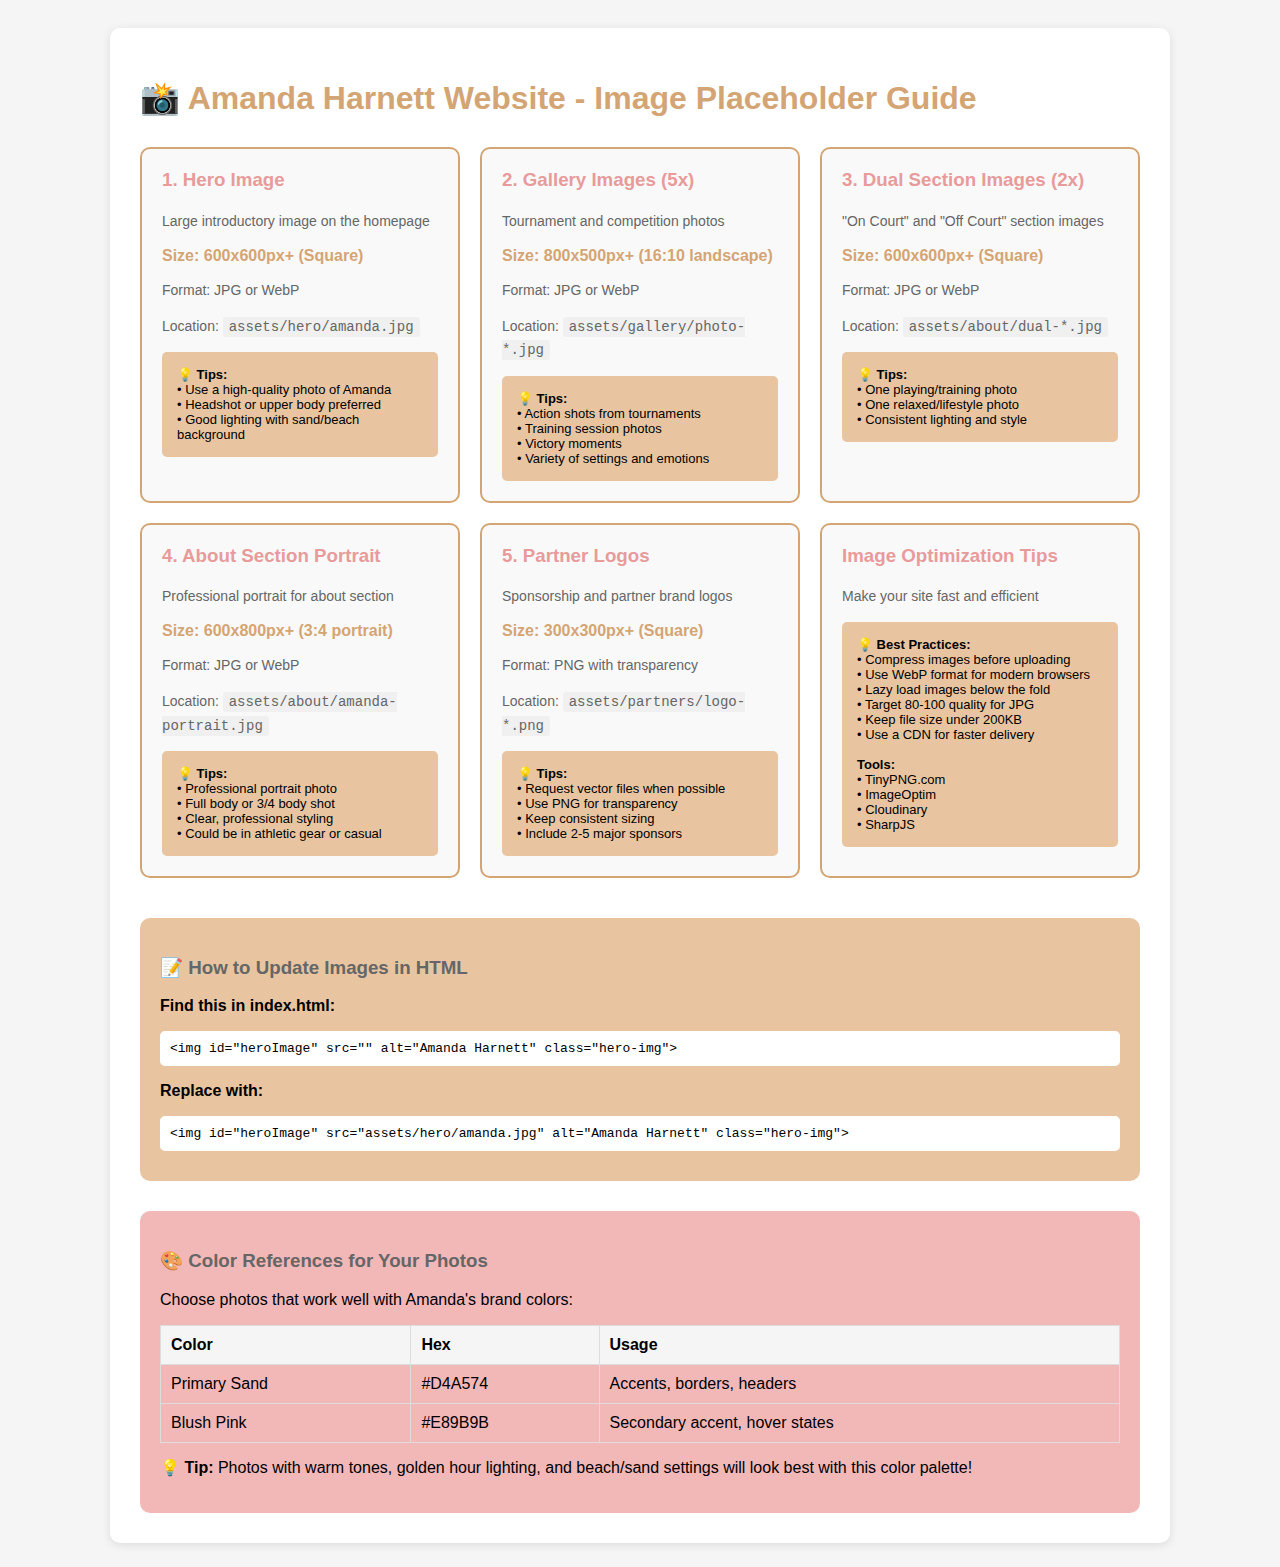
<file: assets/PLACEHOLDER_GUIDE.html>
<!DOCTYPE html>
<html lang="en">
<head>
    <meta charset="UTF-8">
    <meta name="viewport" content="width=device-width, initial-scale=1.0">
    <title>Image Placeholder Generator</title>
    <style>
        body {
            font-family: Arial, sans-serif;
            background: #f5f5f5;
            padding: 20px;
        }
        .container {
            max-width: 1000px;
            margin: 0 auto;
            background: white;
            padding: 30px;
            border-radius: 10px;
            box-shadow: 0 2px 10px rgba(0,0,0,0.1);
        }
        h1 {
            color: #D4A574;
            margin-bottom: 30px;
        }
        .grid {
            display: grid;
            grid-template-columns: repeat(auto-fit, minmax(300px, 1fr));
            gap: 20px;
        }
        .placeholder-card {
            border: 2px solid #D4A574;
            border-radius: 10px;
            padding: 20px;
            background: #f9f9f9;
        }
        .placeholder-card h3 {
            color: #E89B9B;
            margin-top: 0;
        }
        .placeholder-card p {
            color: #666;
            font-size: 14px;
            line-height: 1.6;
        }
        .dimensions {
            font-weight: bold;
            color: #D4A574;
            margin: 10px 0;
        }
        .tips {
            background: #E8C5A0;
            padding: 15px;
            border-radius: 5px;
            margin-top: 10px;
            font-size: 13px;
        }
        code {
            background: #f0f0f0;
            padding: 2px 6px;
            border-radius: 3px;
            font-family: monospace;
        }
    </style>
</head>
<body>
    <div class="container">
        <h1>📸 Amanda Harnett Website - Image Placeholder Guide</h1>
        
        <div class="grid">
            <div class="placeholder-card">
                <h3>1. Hero Image</h3>
                <p>Large introductory image on the homepage</p>
                <div class="dimensions">Size: 600x600px+ (Square)</div>
                <p>Format: JPG or WebP</p>
                <p>Location: <code>assets/hero/amanda.jpg</code></p>
                <div class="tips">
                    <strong>💡 Tips:</strong><br>
                    • Use a high-quality photo of Amanda<br>
                    • Headshot or upper body preferred<br>
                    • Good lighting with sand/beach background
                </div>
            </div>

            <div class="placeholder-card">
                <h3>2. Gallery Images (5x)</h3>
                <p>Tournament and competition photos</p>
                <div class="dimensions">Size: 800x500px+ (16:10 landscape)</div>
                <p>Format: JPG or WebP</p>
                <p>Location: <code>assets/gallery/photo-*.jpg</code></p>
                <div class="tips">
                    <strong>💡 Tips:</strong><br>
                    • Action shots from tournaments<br>
                    • Training session photos<br>
                    • Victory moments<br>
                    • Variety of settings and emotions
                </div>
            </div>

            <div class="placeholder-card">
                <h3>3. Dual Section Images (2x)</h3>
                <p>"On Court" and "Off Court" section images</p>
                <div class="dimensions">Size: 600x600px+ (Square)</div>
                <p>Format: JPG or WebP</p>
                <p>Location: <code>assets/about/dual-*.jpg</code></p>
                <div class="tips">
                    <strong>💡 Tips:</strong><br>
                    • One playing/training photo<br>
                    • One relaxed/lifestyle photo<br>
                    • Consistent lighting and style
                </div>
            </div>

            <div class="placeholder-card">
                <h3>4. About Section Portrait</h3>
                <p>Professional portrait for about section</p>
                <div class="dimensions">Size: 600x800px+ (3:4 portrait)</div>
                <p>Format: JPG or WebP</p>
                <p>Location: <code>assets/about/amanda-portrait.jpg</code></p>
                <div class="tips">
                    <strong>💡 Tips:</strong><br>
                    • Professional portrait photo<br>
                    • Full body or 3/4 body shot<br>
                    • Clear, professional styling<br>
                    • Could be in athletic gear or casual
                </div>
            </div>

            <div class="placeholder-card">
                <h3>5. Partner Logos</h3>
                <p>Sponsorship and partner brand logos</p>
                <div class="dimensions">Size: 300x300px+ (Square)</div>
                <p>Format: PNG with transparency</p>
                <p>Location: <code>assets/partners/logo-*.png</code></p>
                <div class="tips">
                    <strong>💡 Tips:</strong><br>
                    • Request vector files when possible<br>
                    • Use PNG for transparency<br>
                    • Keep consistent sizing<br>
                    • Include 2-5 major sponsors
                </div>
            </div>

            <div class="placeholder-card">
                <h3>Image Optimization Tips</h3>
                <p>Make your site fast and efficient</p>
                <div class="tips">
                    <strong>💡 Best Practices:</strong><br>
                    • Compress images before uploading<br>
                    • Use WebP format for modern browsers<br>
                    • Lazy load images below the fold<br>
                    • Target 80-100 quality for JPG<br>
                    • Keep file size under 200KB<br>
                    • Use a CDN for faster delivery<br>
                    <br>
                    <strong>Tools:</strong><br>
                    • TinyPNG.com<br>
                    • ImageOptim<br>
                    • Cloudinary<br>
                    • SharpJS
                </div>
            </div>
        </div>

        <div style="margin-top: 40px; padding: 20px; background: #E8C5A0; border-radius: 10px;">
            <h3 style="color: #666;">📝 How to Update Images in HTML</h3>
            <p><strong>Find this in index.html:</strong></p>
            <code style="display: block; padding: 10px; background: white; border-radius: 5px; margin: 10px 0;">
&lt;img id="heroImage" src="" alt="Amanda Harnett" class="hero-img"&gt;
            </code>
            <p><strong>Replace with:</strong></p>
            <code style="display: block; padding: 10px; background: white; border-radius: 5px; margin: 10px 0;">
&lt;img id="heroImage" src="assets/hero/amanda.jpg" alt="Amanda Harnett" class="hero-img"&gt;
            </code>
        </div>

        <div style="margin-top: 30px; padding: 20px; background: #F2B8B8; border-radius: 10px;">
            <h3 style="color: #666;">🎨 Color References for Your Photos</h3>
            <p>Choose photos that work well with Amanda's brand colors:</p>
            <table style="width: 100%; border-collapse: collapse;">
                <tr style="background: #f5f5f5;">
                    <td style="padding: 10px; border: 1px solid #ddd;"><strong>Color</strong></td>
                    <td style="padding: 10px; border: 1px solid #ddd;"><strong>Hex</strong></td>
                    <td style="padding: 10px; border: 1px solid #ddd;"><strong>Usage</strong></td>
                </tr>
                <tr>
                    <td style="padding: 10px; border: 1px solid #ddd;">Primary Sand</td>
                    <td style="padding: 10px; border: 1px solid #ddd;">#D4A574</td>
                    <td style="padding: 10px; border: 1px solid #ddd;">Accents, borders, headers</td>
                </tr>
                <tr>
                    <td style="padding: 10px; border: 1px solid #ddd;">Blush Pink</td>
                    <td style="padding: 10px; border: 1px solid #ddd;">#E89B9B</td>
                    <td style="padding: 10px; border: 1px solid #ddd;">Secondary accent, hover states</td>
                </tr>
            </table>
            <p style="margin-top: 15px;">💡 <strong>Tip:</strong> Photos with warm tones, golden hour lighting, and beach/sand settings will look best with this color palette!</p>
        </div>
    </div>
</body>
</html>
</file>
